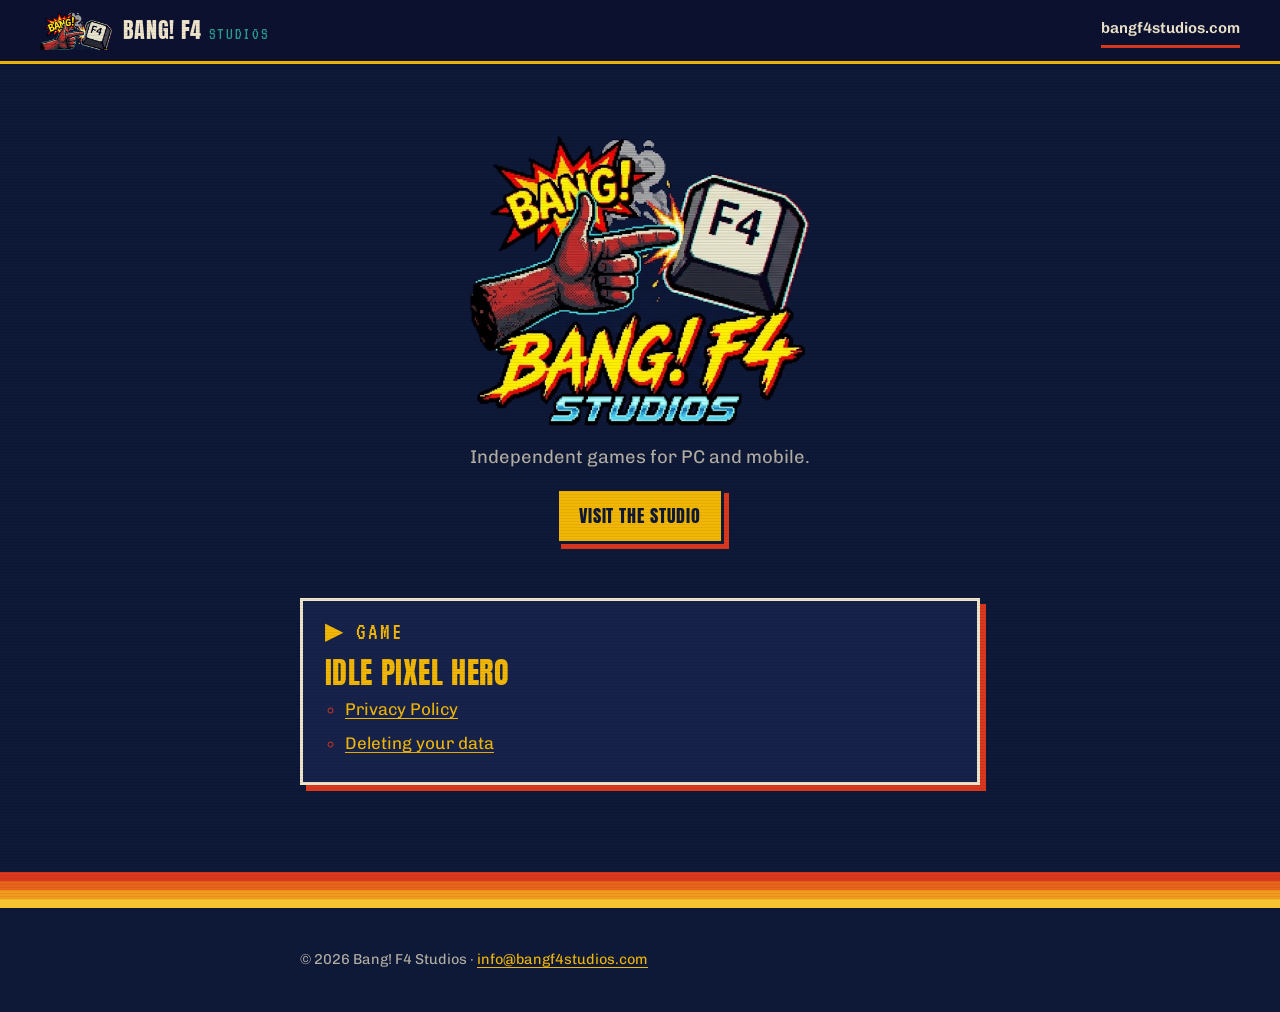
<file: index.html>
<!doctype html>
<html lang="en">
<head>
<meta charset="utf-8">
<meta name="viewport" content="width=device-width, initial-scale=1">
<title>Bang! F4 Studios</title>
<meta name="description" content="Bang! F4 Studios: Idle Pixel Hero privacy policy and studio links.">
<meta name="theme-color" content="#0E1937">
<link rel="icon" href="assets/favicon.png" type="image/png" sizes="32x32">
<link rel="apple-touch-icon" href="assets/apple-touch-icon.png">
<link rel="preconnect" href="https://fonts.googleapis.com">
<link rel="preconnect" href="https://fonts.gstatic.com" crossorigin>
<link href="https://fonts.googleapis.com/css2?family=Anton&family=Chivo:wght@400;600;800&family=VT323&display=swap" rel="stylesheet">
<link rel="stylesheet" href="style.css">
</head>
<body>
<header class="site-header">
  <a class="brand" href="./" aria-label="Bang! F4 Studios">
    <img src="assets/logo-mark.png" alt="" width="76" height="40">
    <span class="brand-name">Bang! F4<small>Studios</small></span>
  </a>
  <a class="header-link" href="https://bangf4studios.com/">bangf4studios.com</a>
</header>

<main>
<div class="hero">
  <img src="assets/logo.png" alt="Bang! F4 Studios" width="505" height="430">
  <p>Independent games for PC and mobile.</p>
  <a class="btn" href="https://bangf4studios.com/">Visit the studio</a>
</div>

<ul class="cards">
  <li class="card">
    <p class="eyebrow">Game</p>
    <h2>Idle Pixel Hero</h2>
    <ul>
      <li><a href="privacy.html">Privacy Policy</a></li>
      <li><a href="privacy.html#delete">Deleting your data</a></li>
    </ul>
  </li>
</ul>
</main>

<footer class="site-footer">
  <div class="stripes" aria-hidden="true"><i></i><i></i><i></i><i></i></div>
  <div class="footer-inner">
    <p class="legal">© 2026 Bang! F4 Studios · <a href="mailto:info@bangf4studios.com">info@bangf4studios.com</a></p>
  </div>
</footer>
</body>
</html>
</file>
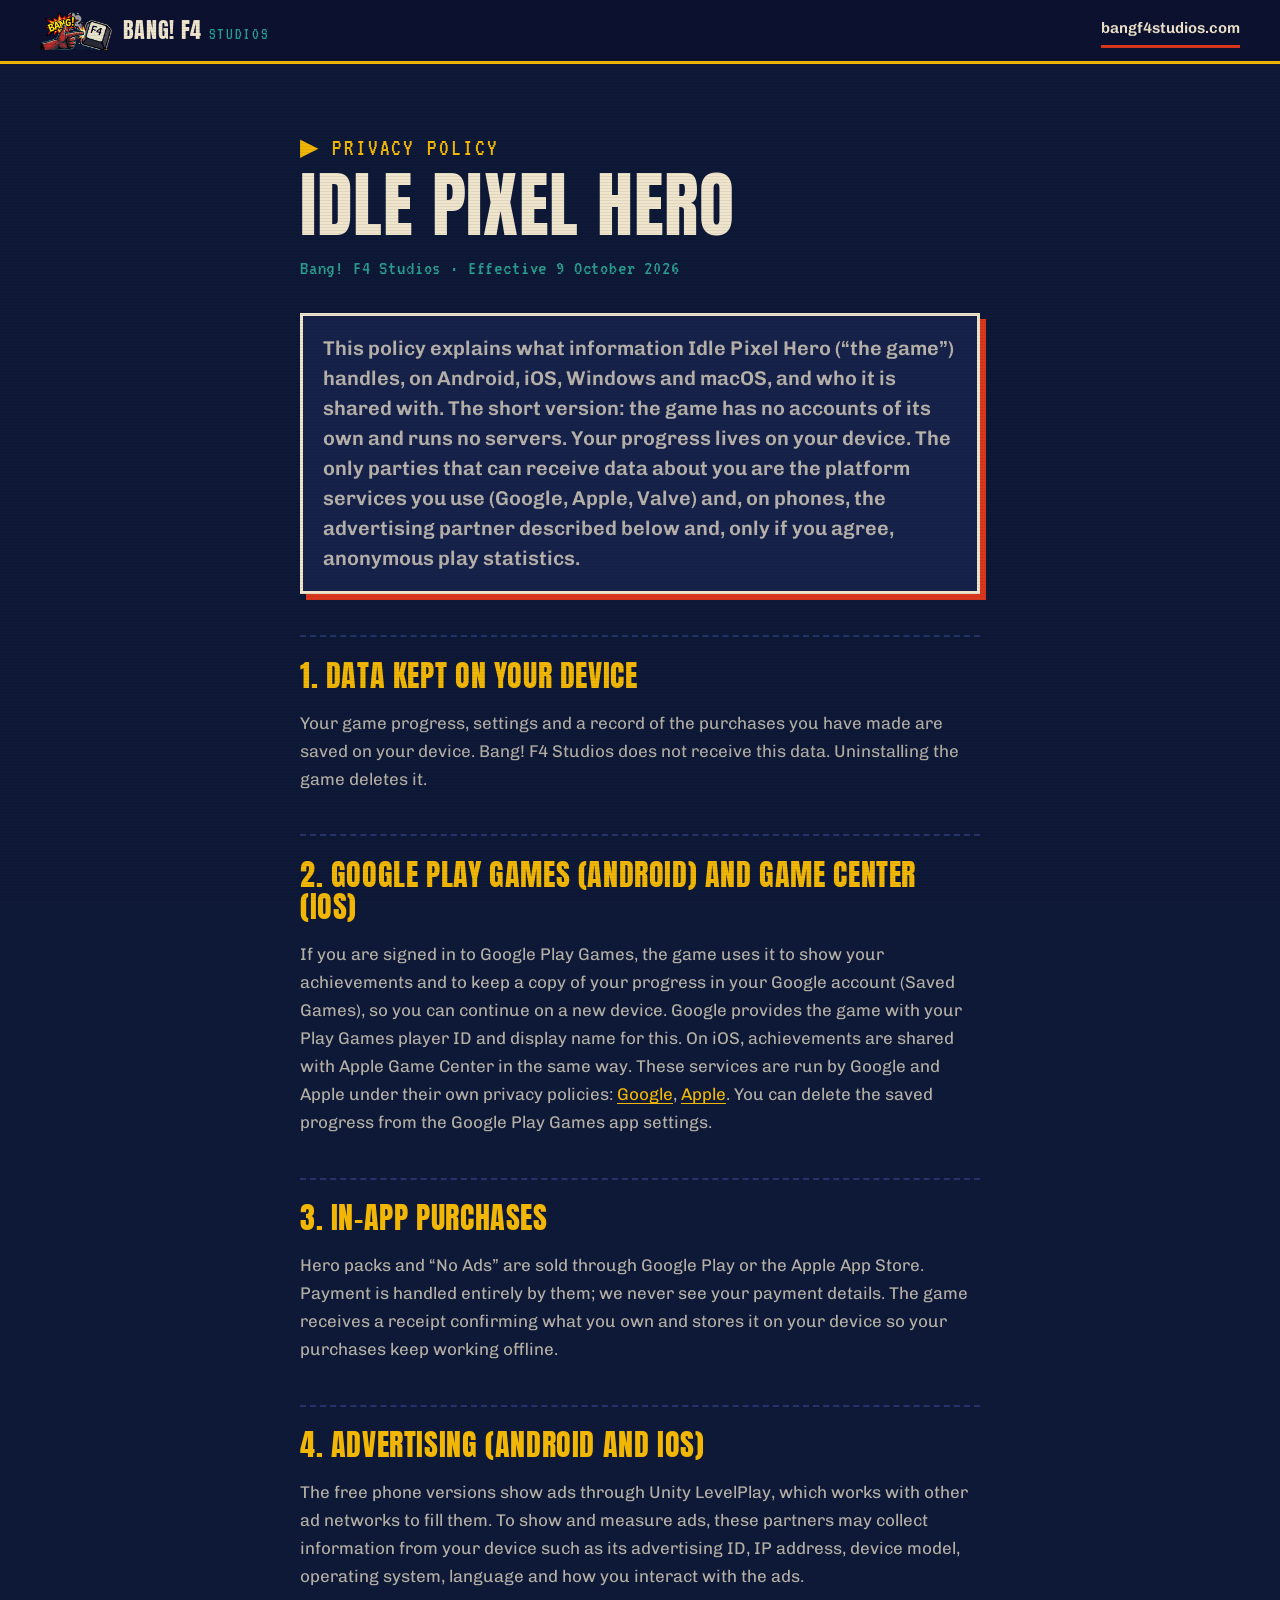
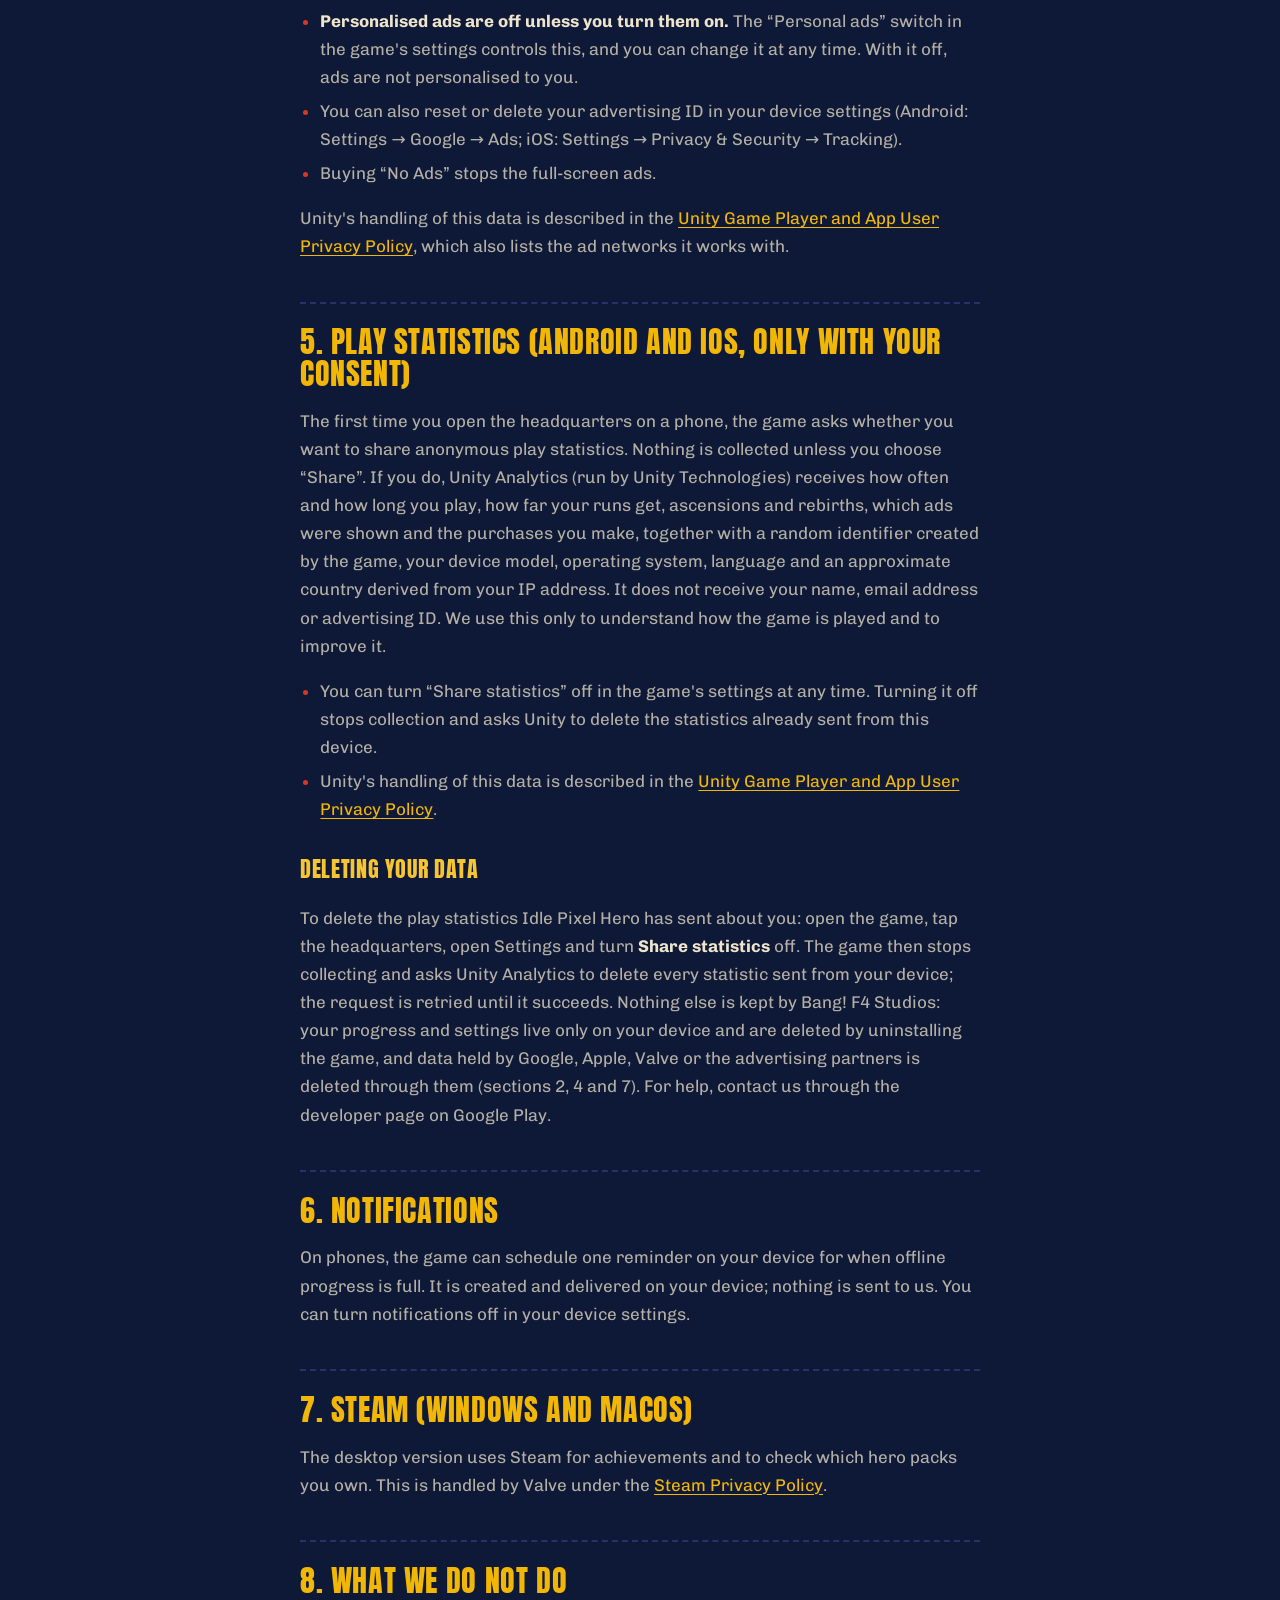
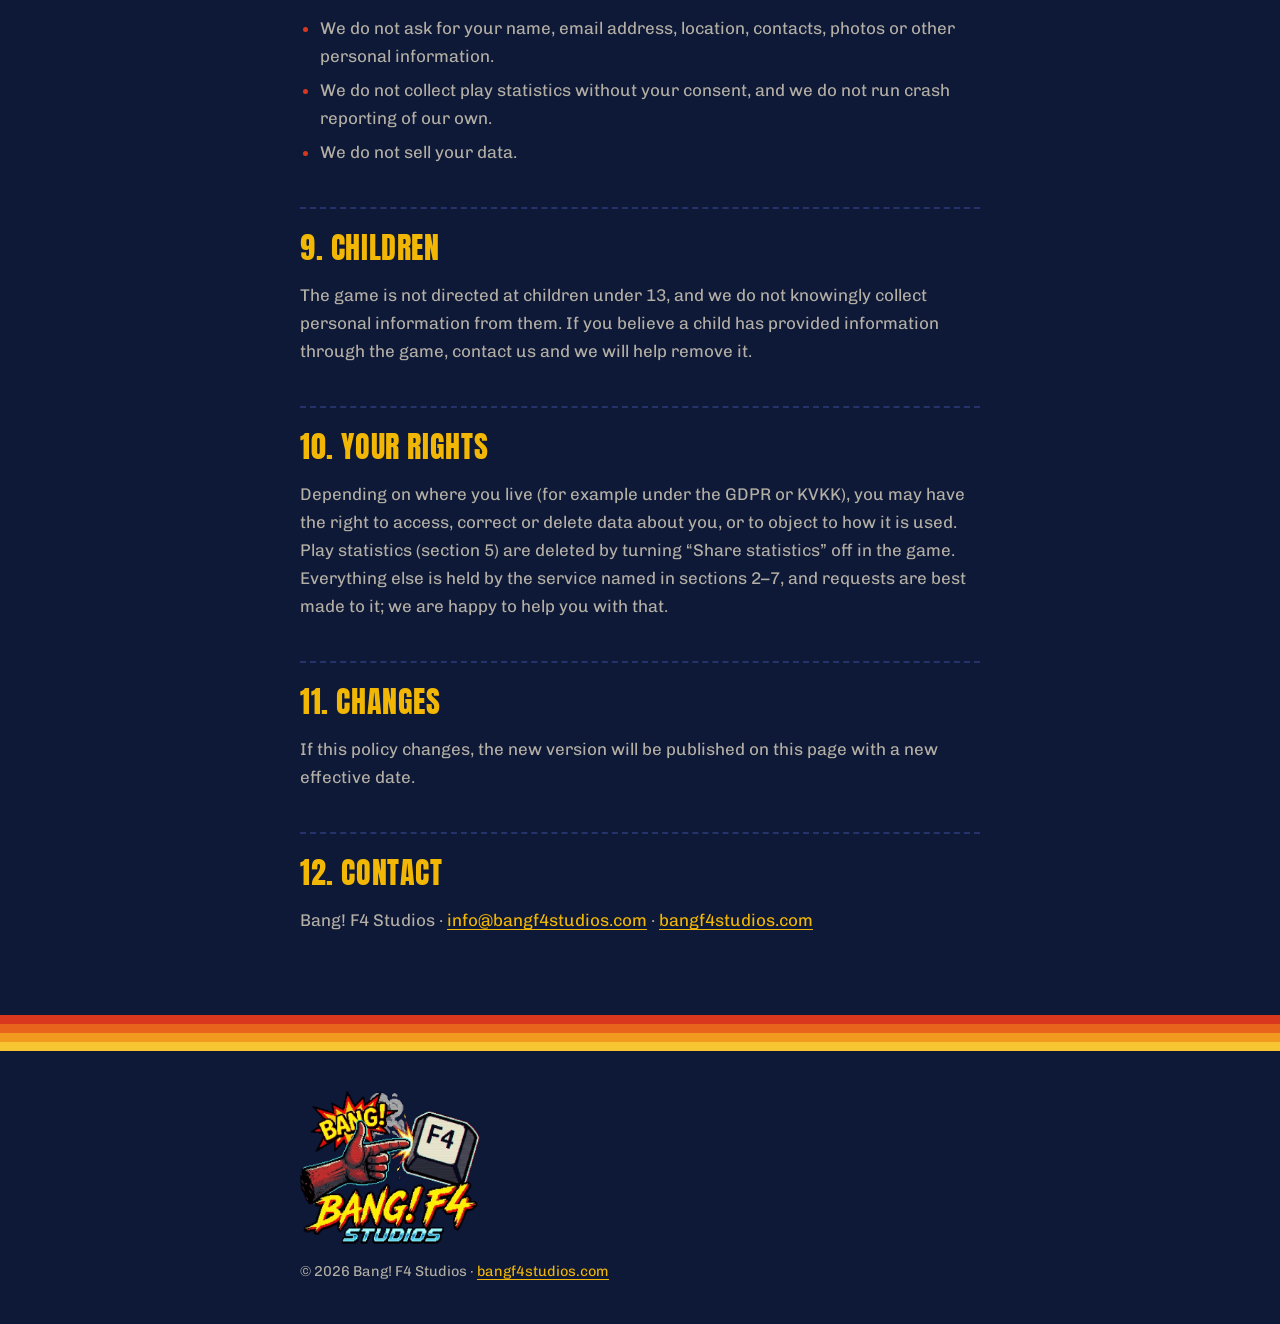
<file: privacy.html>
<!doctype html>
<html lang="en">
<head>
<meta charset="utf-8">
<meta name="viewport" content="width=device-width, initial-scale=1">
<title>Idle Pixel Hero – Privacy Policy</title>
<meta name="description" content="What Idle Pixel Hero, a game by Bang! F4 Studios, does with your data on Android, iOS, Windows and macOS.">
<meta name="theme-color" content="#0E1937">
<link rel="icon" href="assets/favicon.png" type="image/png" sizes="32x32">
<link rel="apple-touch-icon" href="assets/apple-touch-icon.png">
<link rel="preconnect" href="https://fonts.googleapis.com">
<link rel="preconnect" href="https://fonts.gstatic.com" crossorigin>
<link href="https://fonts.googleapis.com/css2?family=Anton&family=Chivo:wght@400;600;800&family=VT323&display=swap" rel="stylesheet">
<link rel="stylesheet" href="style.css">
</head>
<body>
<a class="skip" href="#policy">Skip to the policy</a>
<header class="site-header">
  <a class="brand" href="./" aria-label="Bang! F4 Studios">
    <img src="assets/logo-mark.png" alt="" width="76" height="40">
    <span class="brand-name">Bang! F4<small>Studios</small></span>
  </a>
  <a class="header-link" href="https://bangf4studios.com/">bangf4studios.com</a>
</header>

<main id="policy">
<p class="eyebrow">Privacy Policy</p>
<h1>Idle Pixel Hero</h1>
<p class="meta">Bang! F4 Studios · Effective 9 October 2026</p>

<p class="lead">This policy explains what information Idle Pixel Hero (“the game”) handles, on Android, iOS,
Windows and macOS, and who it is shared with. The short version: the game has no accounts of its
own and runs no servers. Your progress lives on your device. The only parties that can receive
data about you are the platform services you use (Google, Apple, Valve) and, on phones, the
advertising partner described below and, only if you agree, anonymous play statistics.</p>

<h2>1. Data kept on your device</h2>
<p>Your game progress, settings and a record of the purchases you have made are saved on your
device. Bang! F4 Studios does not receive this data. Uninstalling the game deletes it.</p>

<h2>2. Google Play Games (Android) and Game Center (iOS)</h2>
<p>If you are signed in to Google Play Games, the game uses it to show your achievements and to
keep a copy of your progress in your Google account (Saved Games), so you can continue on a new
device. Google provides the game with your Play Games player ID and display name for this. On iOS,
achievements are shared with Apple Game Center in the same way. These services are run by Google
and Apple under their own privacy policies:
<a href="https://policies.google.com/privacy">Google</a>,
<a href="https://www.apple.com/legal/privacy/">Apple</a>.
You can delete the saved progress from the Google Play Games app settings.</p>

<h2>3. In-app purchases</h2>
<p>Hero packs and “No Ads” are sold through Google Play or the Apple App Store. Payment is handled
entirely by them; we never see your payment details. The game receives a receipt confirming what you
own and stores it on your device so your purchases keep working offline.</p>

<h2>4. Advertising (Android and iOS)</h2>
<p>The free phone versions show ads through Unity LevelPlay, which works with other ad networks to
fill them. To show and measure ads, these partners may collect information from your device such
as its advertising ID, IP address, device model, operating system, language and how you interact
with the ads.</p>
<ul>
  <li><strong>Personalised ads are off unless you turn them on.</strong> The “Personal ads” switch
  in the game's settings controls this, and you can change it at any time. With it off, ads are not
  personalised to you.</li>
  <li>You can also reset or delete your advertising ID in your device settings (Android: Settings →
  Google → Ads; iOS: Settings → Privacy &amp; Security → Tracking).</li>
  <li>Buying “No Ads” stops the full-screen ads.</li>
</ul>
<p>Unity's handling of this data is described in the
<a href="https://unity.com/legal/game-player-and-app-user-privacy-policy">Unity Game Player and App
User Privacy Policy</a>, which also lists the ad networks it works with.</p>

<h2>5. Play statistics (Android and iOS, only with your consent)</h2>
<p>The first time you open the headquarters on a phone, the game asks whether you want to share
anonymous play statistics. Nothing is collected unless you choose “Share”. If you do, Unity
Analytics (run by Unity Technologies) receives how often and how long you play, how far your runs
get, ascensions and rebirths, which ads were shown and the purchases you make, together with a
random identifier created by the game, your device model, operating system, language and an
approximate country derived from your IP address. It does not receive your name, email address or
advertising ID. We use this only to understand how the game is played and to improve it.</p>
<ul>
  <li>You can turn “Share statistics” off in the game's settings at any time. Turning it off stops
  collection and asks Unity to delete the statistics already sent from this device.</li>
  <li>Unity's handling of this data is described in the
  <a href="https://unity.com/legal/game-player-and-app-user-privacy-policy">Unity Game Player and
  App User Privacy Policy</a>.</li>
</ul>

<h3 id="delete">Deleting your data</h3>
<p>To delete the play statistics Idle Pixel Hero has sent about you: open the game, tap the
headquarters, open Settings and turn <strong>Share statistics</strong> off. The game then stops
collecting and asks Unity Analytics to delete every statistic sent from your device; the request is
retried until it succeeds. Nothing else is kept by
Bang! F4 Studios: your progress and settings live only on your device and are deleted by uninstalling
the game, and data held by Google, Apple, Valve or the advertising partners is deleted through them
(sections 2, 4 and 7). For help, contact us through the developer page on Google Play.</p>

<h2>6. Notifications</h2>
<p>On phones, the game can schedule one reminder on your device for when offline progress is full.
It is created and delivered on your device; nothing is sent to us. You can turn notifications off in
your device settings.</p>

<h2>7. Steam (Windows and macOS)</h2>
<p>The desktop version uses Steam for achievements and to check which hero packs you own. This is
handled by Valve under the <a href="https://store.steampowered.com/privacy_agreement/">Steam Privacy
Policy</a>.</p>

<h2>8. What we do not do</h2>
<ul>
  <li>We do not ask for your name, email address, location, contacts, photos or other personal
  information.</li>
  <li>We do not collect play statistics without your consent, and we do not run crash reporting of
  our own.</li>
  <li>We do not sell your data.</li>
</ul>

<h2>9. Children</h2>
<p>The game is not directed at children under 13, and we do not knowingly collect personal
information from them. If you believe a child has provided information through the game, contact us
and we will help remove it.</p>

<h2>10. Your rights</h2>
<p>Depending on where you live (for example under the GDPR or KVKK), you may have the right to access,
correct or delete data about you, or to object to how it is used. Play statistics (section 5) are
deleted by turning “Share statistics” off in the game. Everything else is held by the service named in
sections 2–7, and requests are best made to it; we are happy to help you with that.</p>

<h2>11. Changes</h2>
<p>If this policy changes, the new version will be published on this page with a new effective
date.</p>

<h2>12. Contact</h2>
<p>Bang! F4 Studios · <a href="mailto:info@bangf4studios.com">info@bangf4studios.com</a> ·
<a href="https://bangf4studios.com/">bangf4studios.com</a></p>
</main>

<footer class="site-footer">
  <div class="stripes" aria-hidden="true"><i></i><i></i><i></i><i></i></div>
  <div class="footer-inner">
    <img class="footer-logo" src="assets/logo.png" alt="Bang! F4 Studios" width="505" height="430" loading="lazy">
    <p class="legal">© 2026 Bang! F4 Studios · <a href="https://bangf4studios.com/">bangf4studios.com</a></p>
  </div>
</footer>
</body>
</html>
</file>
<file: style.css>
/* Bang! F4 Studios legal pages: the studio site's colours and type (bangf4studios.com),
   set for long reading. */

:root {
  --ink: #0E1937;
  --ink-2: #16224A;
  --ink-3: #26336A;
  --paper: #EFE4CC;
  --paper-dim: rgba(239, 228, 204, .74);
  --mustard: #F2B705;
  --red: #D9381E;
  --teal: #2A9D8F;
  --orange: #E8641C;
  --amber: #F29A1F;
  --yellow: #F7C531;

  --f-display: 'Anton', Impact, 'Arial Narrow', sans-serif;
  --f-body: 'Chivo', system-ui, -apple-system, 'Segoe UI', sans-serif;
  --f-crt: 'VT323', 'Courier New', monospace;
  --gutter: clamp(16px, 4vw, 40px);

  color-scheme: dark;
}

*, *::before, *::after { box-sizing: border-box; }

body {
  margin: 0;
  background: var(--ink);
  color: var(--paper);
  font-family: var(--f-body);
  font-size: 1.0625rem;
  line-height: 1.65;
  -webkit-font-smoothing: antialiased;
  overflow-x: hidden;
}

/* CRT scanlines, lighter than on the studio site so long text stays easy to read */
body::after {
  content: '';
  position: fixed;
  inset: 0;
  pointer-events: none;
  z-index: 900;
  background: repeating-linear-gradient(to bottom, transparent 0 2px, rgba(0, 0, 0, .06) 2px 3px);
}

img { max-width: 100%; display: block; }
a { color: var(--mustard); text-underline-offset: .18em; }
a:hover { color: var(--yellow); }
:focus-visible { outline: 3px solid var(--mustard); outline-offset: 3px; }

.skip {
  position: absolute; left: 16px; top: -60px; z-index: 1001;
  background: var(--mustard); color: var(--ink); padding: .6em 1em;
  font-weight: 800; text-decoration: none;
}
.skip:focus { top: 12px; }

/* ---------- header ---------- */
.site-header {
  position: sticky;
  top: 0;
  z-index: 50;
  display: flex;
  align-items: center;
  justify-content: space-between;
  gap: 1rem;
  min-height: 64px;
  padding-inline: var(--gutter);
  background: rgba(13, 18, 48, .94);
  backdrop-filter: blur(8px);
  border-bottom: 3px solid var(--mustard);
}
.brand { display: flex; align-items: center; gap: .65rem; color: var(--paper); text-decoration: none; }
.brand img { width: auto; height: 38px; }
.brand-name { font-family: var(--f-display); font-size: 1.4rem; letter-spacing: .03em; line-height: 1; text-transform: uppercase; white-space: nowrap; }
.brand-name small { font-family: var(--f-crt); font-size: 1.05rem; color: var(--teal); margin-left: .4em; letter-spacing: .1em; }
.header-link { font-weight: 600; font-size: .95rem; color: var(--paper); text-decoration: none; border-bottom: 3px solid var(--red); padding-block: .2em; }
.header-link:hover { color: var(--mustard); }

/* ---------- body ---------- */
main { max-width: 760px; margin: 0 auto; padding: clamp(2.5rem, 7vw, 4.5rem) var(--gutter) 4rem; }

.eyebrow {
  font-family: var(--f-crt);
  font-size: 1.5rem;
  line-height: 1;
  letter-spacing: .08em;
  text-transform: uppercase;
  color: var(--mustard);
  margin: 0 0 .7rem;
}
.eyebrow::before { content: '▶ '; }

h1 {
  font-family: var(--f-display);
  font-weight: 400;
  font-size: clamp(2.6rem, 8vw, 4.5rem);
  line-height: .95;
  text-transform: uppercase;
  letter-spacing: .01em;
  margin: 0 0 1rem;
  overflow-wrap: anywhere;
}

.meta { font-family: var(--f-crt); font-size: 1.3rem; line-height: 1.2; letter-spacing: .04em; color: var(--teal); margin: 0 0 2rem; }

.lead {
  font-size: clamp(1.1rem, 2vw, 1.25rem);
  font-weight: 600;
  line-height: 1.5;
  padding: 1.1rem 1.25rem;
  background: var(--ink-2);
  border: 3px solid var(--paper);
  box-shadow: 6px 6px 0 var(--red);
  margin: 0 0 2.5rem;
}

h2 {
  font-family: var(--f-display);
  font-weight: 400;
  font-size: clamp(1.5rem, 3.4vw, 1.9rem);
  line-height: 1.05;
  text-transform: uppercase;
  letter-spacing: .02em;
  color: var(--mustard);
  margin: 2.6rem 0 .7rem;
  padding-top: 1.4rem;
  border-top: 2px dashed var(--ink-3);
}
h3 {
  font-family: var(--f-display);
  font-weight: 400;
  font-size: 1.35rem;
  text-transform: uppercase;
  letter-spacing: .03em;
  color: var(--yellow);
  margin: 1.8rem 0 .5rem;
}
p, li { color: var(--paper-dim); }
strong { color: var(--paper); }
ul { padding-left: 1.2em; }
li { margin: .35em 0; }
li::marker { color: var(--red); }

/* ---------- studio home ---------- */
.hero { display: grid; justify-items: center; text-align: center; gap: 1rem; margin-bottom: 3rem; }
.hero img { width: min(340px, 78vw); height: auto; }
.hero p { margin: 0; font-size: 1.15rem; }

.cards { display: grid; gap: 1.25rem; padding: 0; list-style: none; }
.card {
  background: var(--ink-2);
  border: 3px solid var(--paper);
  box-shadow: 6px 6px 0 var(--red);
  padding: 1.2rem 1.35rem;
}
.card h2 { margin: 0 0 .4rem; padding: 0; border: 0; }
.card p { margin: 0 0 .8rem; }
.card ul { margin: 0; }

.btn {
  display: inline-block;
  font-family: var(--f-display);
  font-size: 1.1rem;
  letter-spacing: .05em;
  text-transform: uppercase;
  text-decoration: none;
  color: var(--ink);
  background: var(--mustard);
  padding: .6em 1.15em;
  border: 3px solid var(--ink);
  box-shadow: 5px 5px 0 var(--red);
}
.btn:hover { color: var(--ink); background: var(--yellow); transform: translate(-2px, -2px); box-shadow: 7px 7px 0 var(--red); }

/* ---------- footer ---------- */
.site-footer { padding-bottom: 2.5rem; }
.stripes { display: grid; }
.stripes i { display: block; height: 9px; }
.stripes i:nth-child(1) { background: var(--red); }
.stripes i:nth-child(2) { background: var(--orange); }
.stripes i:nth-child(3) { background: var(--amber); }
.stripes i:nth-child(4) { background: var(--yellow); }
.footer-inner { max-width: 760px; margin: 0 auto; padding: 2.5rem var(--gutter) 0; display: grid; gap: 1rem; justify-items: start; }
.footer-logo { width: min(180px, 50vw); height: auto; }
.legal { margin: 0; font-size: .9rem; color: var(--paper-dim); }

@media (max-width: 480px) {
  .brand-name small { display: none; }
}
</file>
